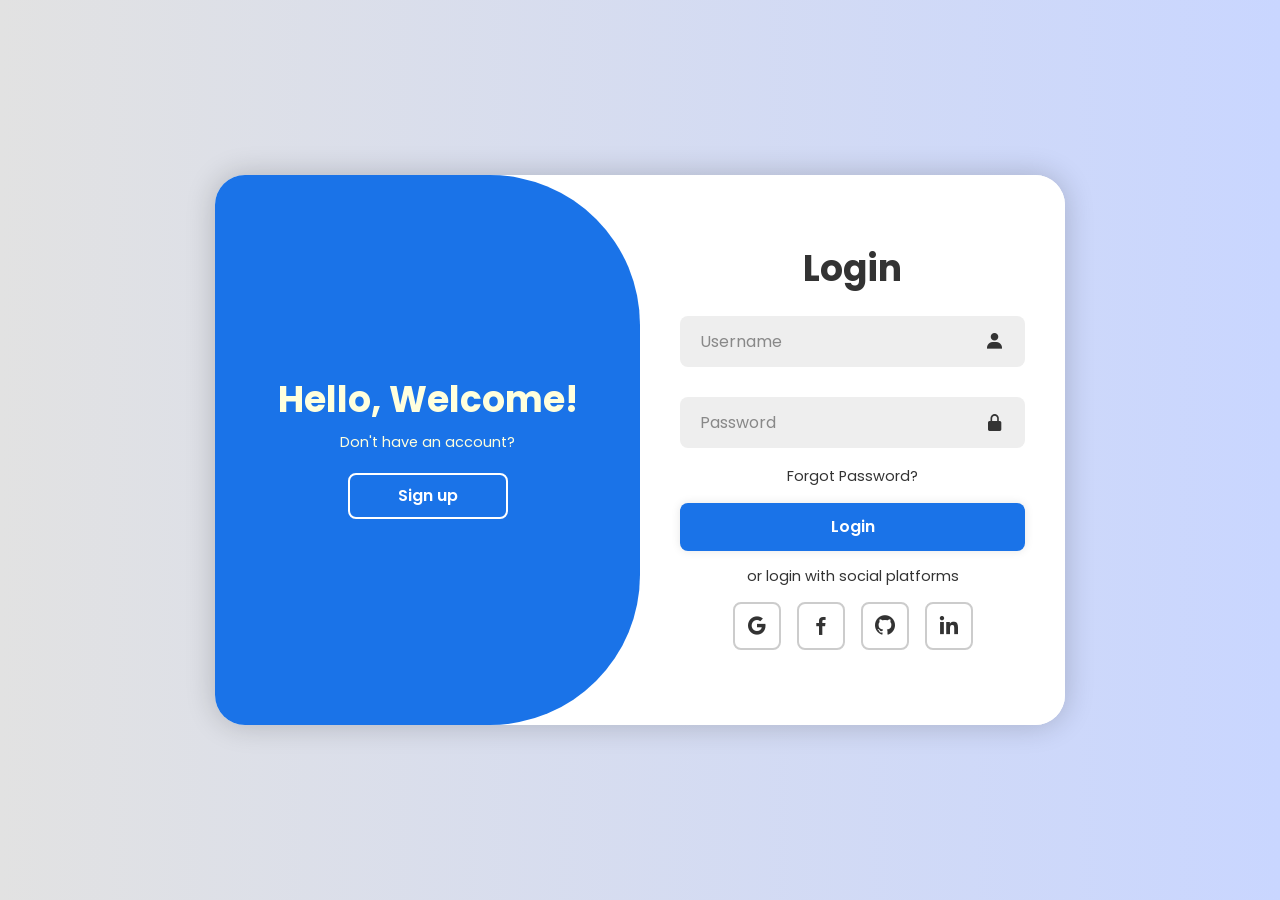
<file: index.html>
<!DOCTYPE html>
<html lang="en">
<head>
    <meta charset="UTF-8">
    <meta name="viewport" content="width=device-width, initial-scale=1.0">
    <title>Login/Signup Form</title>
    <link rel="stylesheet" href="register style.css">
    <link href='https://unpkg.com/boxicons@2.1.4/css/boxicons.min.css' rel='stylesheet'>
</head>
<body>
    <div class="container">
        <div class="form-box login">
            <form action="index.html" id="loginForm">
                <h1>Login</h1>
                <div class="input-box">
                    <input type="text" placeholder="Username" required>
                    <i class='bx bxs-user'></i>
                </div>
                <div class="input-box">
                    <input type="password" placeholder="Password" required>
                    <i class='bx bxs-lock-alt' ></i>
                </div>
                <div class="forgot-link">
                    <a href="#">Forgot Password?</a>
                </div>
                <button type="submit" class="btn">Login</button>
                <p>or login with social platforms</p>
                <div class="social-icons">
                    <a href="#"><i class='bx bxl-google' ></i></a>
                    <a href="#"><i class='bx bxl-facebook' ></i></a>
                    <a href="#"><i class='bx bxl-github' ></i></a>
                    <a href="#"><i class='bx bxl-linkedin' ></i></a>
                </div>
            </form>
        </div>

        <div class="form-box register">
            <form action="index.html" id="registerForm">
                <h1>Sign up</h1>
                <div class="input-box">
                    <input type="text" placeholder="Username" required>
                    <i class='bx bxs-user'></i>
                </div>
                <div class="input-box">
                    <input type="email" placeholder="Email" required>
                    <i class='bx bxs-envelope' ></i>
                </div>
                <div class="input-box">
                    <input type="password" placeholder="Password" required>
                    <i class='bx bxs-lock-alt' ></i>
                </div>
                <button type="submit" class="btn">Register</button>
                <p>or register with social platforms</p>
                <div class="social-icons">
                    <a href="#"><i class='bx bxl-google' ></i></a>
                    <a href="#"><i class='bx bxl-facebook' ></i></a>
                    <a href="#"><i class='bx bxl-github' ></i></a>
                    <a href="#"><i class='bx bxl-linkedin' ></i></a>
                </div>
            </form>
        </div>

        <div class="toggle-box">
            <div class="toggle-panel toggle-left">
                <h1>Hello, Welcome!</h1>
                <p>Don't have an account?</p>
                <button class="btn register-btn">Sign up</button>
            </div>

            <div class="toggle-panel toggle-right">
                <h1>Welcome Back!</h1>
                <p>Already have an account?</p>
                <button class="btn login-btn">Login</button>
            </div>
        </div>
    </div>

    <!-- User Type Selection Overlay -->
    <div class="user-type-overlay">
        <div class="user-type-container">
            <h2>Welcome! How would you like to explore?</h2>
            <div class="user-type-options">
                <button class="user-type-btn" data-type="explorer">
                    <i class='bx bx-compass'></i>
                    <h3>Explorer</h3>
                    <p>Discover new places and create your own adventure</p>
                </button>
                <button class="user-type-btn" data-type="traveller">
                    <i class='bx bx-map-alt'></i>
                    <h3>Traveller</h3>
                    <p>Follow curated paths and guided experiences</p>
                </button>
            </div>
        </div>
    </div>

    <script src="register script.js"></script>
</body>
</html>
</file>
<file: register style.css>
@import url('https://fonts.googleapis.com/css2?family=Poppins:ital,wght@0,100;0,200;0,300;0,400;0,500;0,600;0,700;0,800;0,900;1,100;1,200;1,300;1,400;1,500;1,600;1,700;1,800;1,900&display=swap');

*{
    margin: 0;
    padding: 0;
    box-sizing: border-box;
    font-family: "Poppins", sans-serif;
    text-decoration: none;
    list-style: none;
}

body{
    display: flex;
    justify-content: center;
    align-items: center;
    min-height: 100vh;
    background: linear-gradient(90deg, #e2e2e2, #c9d6ff);
}

.container{
    position: relative;
    width: 850px;
    height: 550px;
    background: #fff;
    margin: 20px;
    border-radius: 30px;
    box-shadow: 0 0 30px rgba(0, 0, 0, .2);
    overflow: hidden;
}

    .container h1{
        font-size: 36px;
        margin: -10px 0;
    }

    .container p{
        font-size: 14.5px;
        margin: 15px 0;
    }

form{ width: 100%; }

.form-box{
    position: absolute;
    right: 0;
    width: 50%;
    height: 100%;
    background: #fff;
    display: flex;
    align-items: center;
    color: #333;
    text-align: center;
    padding: 40px;
    z-index: 1;
    transition: .6s ease-in-out 1.2s, visibility 0s 1s;
}

    .container.active .form-box{ right: 50%; }

    .form-box.register{ visibility: hidden; }
        .container.active .form-box.register{ visibility: visible; }

.input-box{
    position: relative;
    margin: 30px 0;
}

    .input-box input{
        width: 100%;
        padding: 13px 50px 13px 20px;
        background: #eee;
        border-radius: 8px;
        border: none;
        outline: none;
        font-size: 16px;
        color: #333;
        font-weight: 500;
    }

        .input-box input::placeholder{
            color: #888;
            font-weight: 400;
        }
    
    .input-box i{
        position: absolute;
        right: 20px;
        top: 50%;
        transform: translateY(-50%);
        font-size: 20px;
    }

.forgot-link{ margin: -15px 0 15px; }
    .forgot-link a{
        font-size: 14.5px;
        color: #333;
    }

.btn{
    width: 100%;
    height: 48px;
    background: #1a73e8;
    border-radius: 8px;
    box-shadow: 0 0 10px rgba(0, 0, 0, .1);
    border: none;
    cursor: pointer;
    font-size: 16px;
    color: #fff;
    font-weight: 600;
}

.social-icons{
    display: flex;
    justify-content: center;
}

    .social-icons a{
        display: inline-flex;
        padding: 10px;
        border: 2px solid #ccc;
        border-radius: 8px;
        font-size: 24px;
        color: #333;
        margin: 0 8px;
    }

.toggle-box{
    position: absolute;
    width: 100%;
    height: 100%;
}

    .toggle-box::before{
        content: '';
        position: absolute;
        left: -250%;
        width: 300%;
        height: 100%;
        background: #1a73e8;
        border-radius: 150px;
        z-index: 2;
        transition: 1.8s ease-in-out;
    }

        .container.active .toggle-box::before{ left: 50%; }

.toggle-panel{
    position: absolute;
    width: 50%;
    height: 100%;
    color: #FFD;
    display: flex;
    flex-direction: column;
    justify-content: center;
    align-items: center;
    z-index: 2;
    transition: .6s ease-in-out;
}

    .toggle-panel.toggle-left{ 
        left: 0;
        transition-delay: 1.2s; 
    }
        .container.active .toggle-panel.toggle-left{
            left: -50%;
            transition-delay: .6s;
        }

    .toggle-panel.toggle-right{ 
        right: -50%;
        transition-delay: .6s;
    }
        .container.active .toggle-panel.toggle-right{
            right: 0;
            transition-delay: 1.2s;
        }

    .toggle-panel p{ margin-bottom: 20px; }

    .toggle-panel .btn{
        width: 160px;
        height: 46px;
        background: transparent;
        border: 2px solid #fff;
        box-shadow: none;
    }

/* User Type Selection Overlay */
.user-type-overlay {
    position: fixed;
    top: 0;
    left: 0;
    width: 100%;
    height: 100%;
    background: rgba(0, 0, 0, 0.8);
    display: none;
    justify-content: center;
    align-items: center;
    z-index: 1000;
}

.user-type-container {
    background: white;
    padding: 40px;
    border-radius: 20px;
    text-align: center;
    max-width: 800px;
    width: 90%;
}

.user-type-container h2 {
    color: #333;
    margin-bottom: 30px;
    font-size: 28px;
}

.user-type-options {
    display: flex;
    gap: 20px;
    justify-content: center;
    flex-wrap: wrap;
}

.user-type-btn {
    flex: 1;
    min-width: 250px;
    padding: 30px;
    border: 2px solid;
    border-radius: 15px;
    background: white;
    cursor: pointer;
    transition: all 0.3s ease;
}

.user-type-btn:hover {
    background: #1a73e8;
    color: white;
    transform: translateY(-5px);
}

.user-type-btn i {
    font-size: 40px;
    margin-bottom: 15px;
    color: #1a73e8;
}

.user-type-btn:hover i {
    color: white;
}

.user-type-btn h3 {
    font-size: 24px;
    margin-bottom: 10px;
}

.user-type-btn p {
    font-size: 14px;
    color: #666;
}

.user-type-btn:hover p {
    color: #fff;
}

@media screen and (max-width: 650px){
    .container{ height: calc(100vh - 40px); }

    .form-box{
        bottom: 0;
        width: 100%;
        height: 70%;
    }

        .container.active .form-box{
            right: 0;
            bottom: 30%;
        }

    .toggle-box::before{
        left: 0;
        top: -270%;
        width: 100%;
        height: 300%;
        border-radius: 20vw;
    }

        .container.active .toggle-box::before{
            left: 0;
            top: 70%;
        }

        .container.active .toggle-panel.toggle-left{
            left: 0;
            top: -30%;
        }

    .toggle-panel{ 
        width: 100%;
        height: 30%;
    }
        .toggle-panel.toggle-left{ top: 0; }
        .toggle-panel.toggle-right{
            right: 0;
            bottom: -30%;
        }

            .container.active .toggle-panel.toggle-right{ bottom: 0; }

    .user-type-container {
        padding: 20px;
    }

    .user-type-btn {
        min-width: 100%;
        padding: 20px;
    }
}

@media screen and (max-width: 400px){
    .form-box { padding: 20px; }
    .toggle-panel h1 { font-size: 30px; }
    .user-type-container h2 { font-size: 24px; }
    .user-type-btn h3 { font-size: 20px; }
}
</file>
